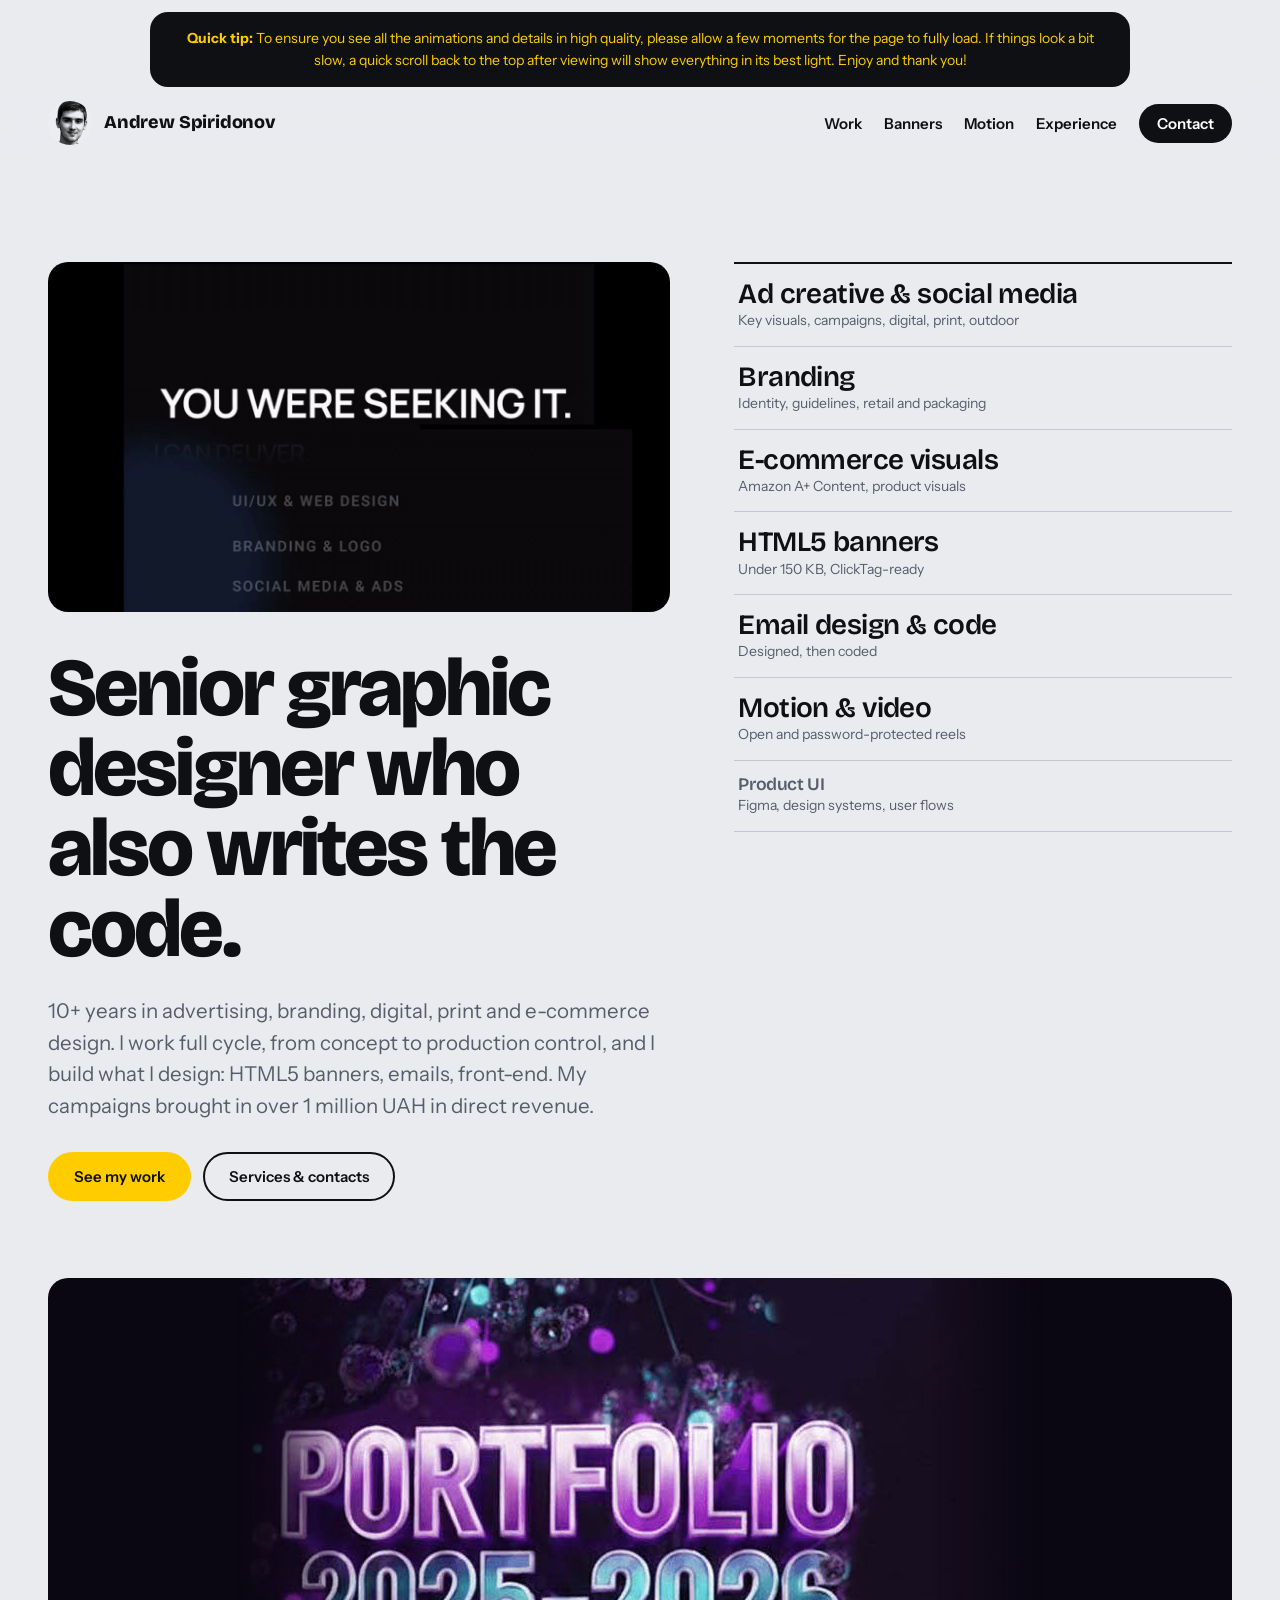
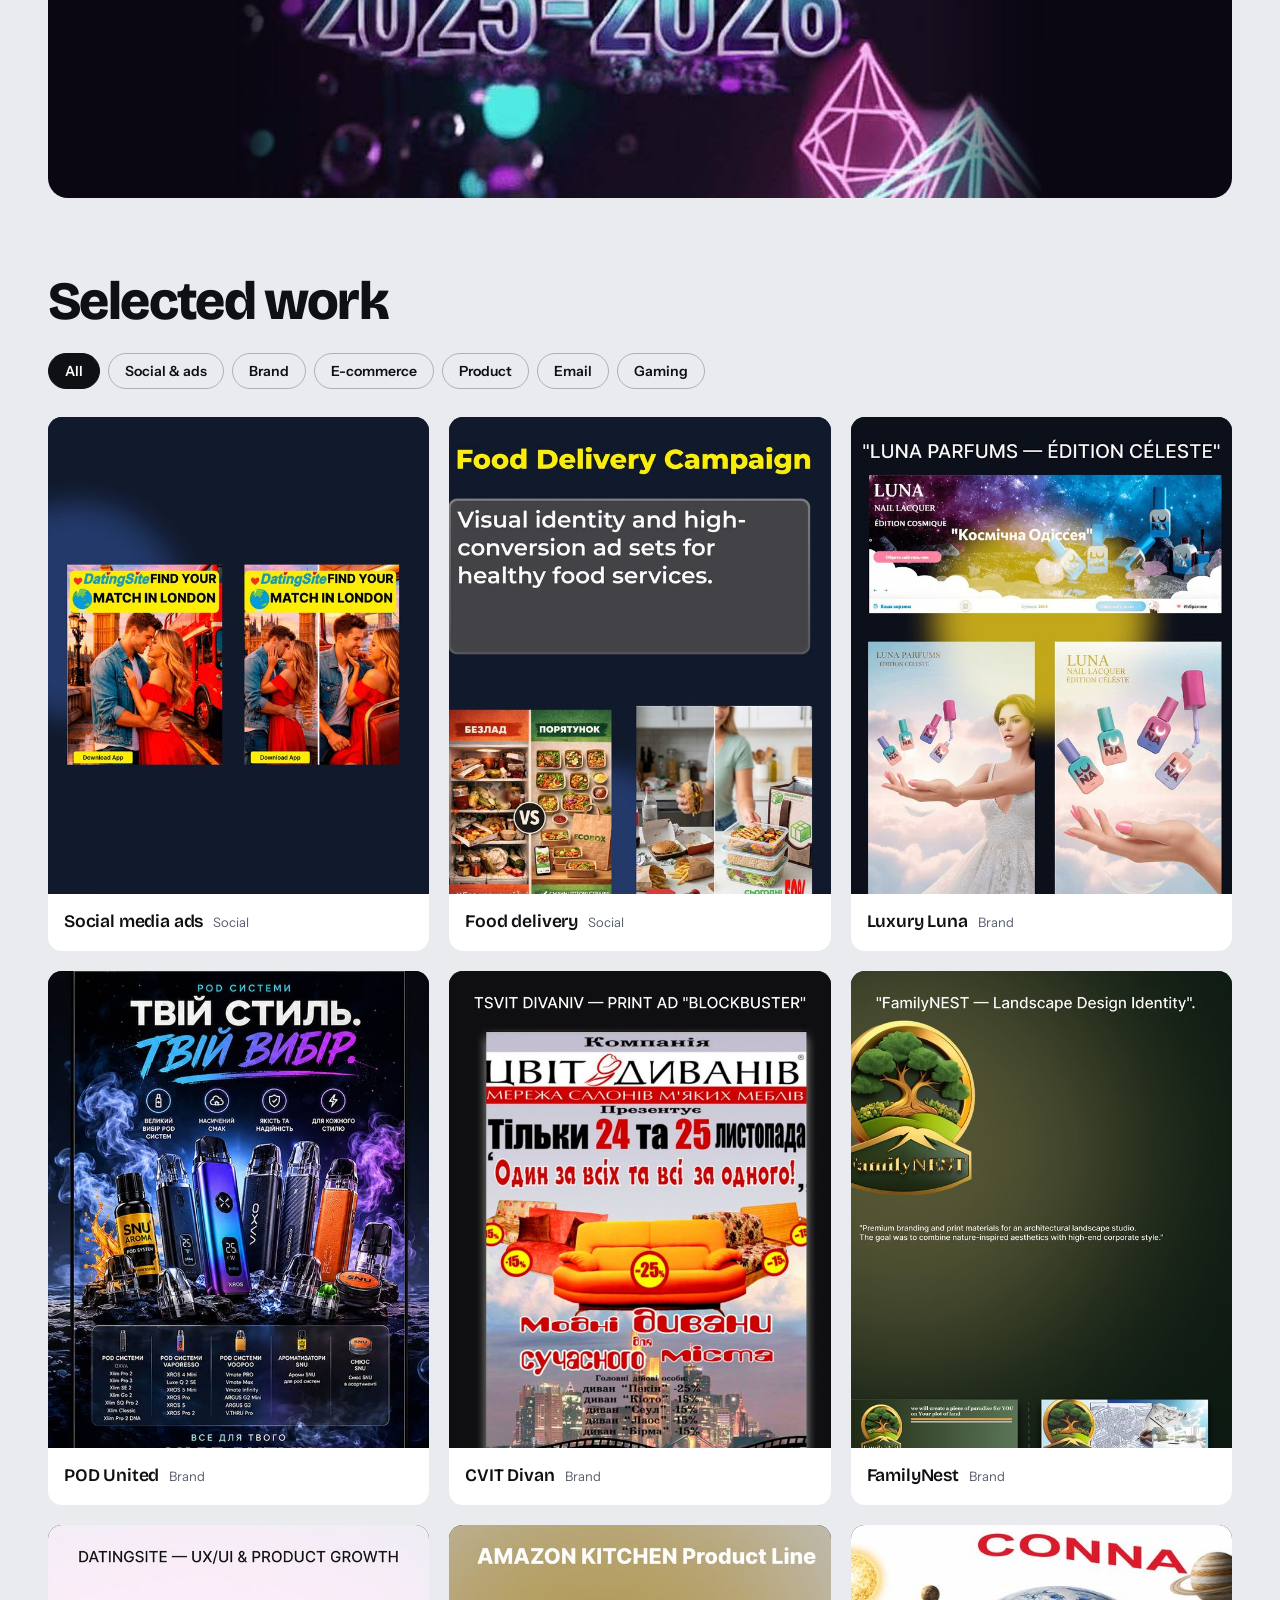
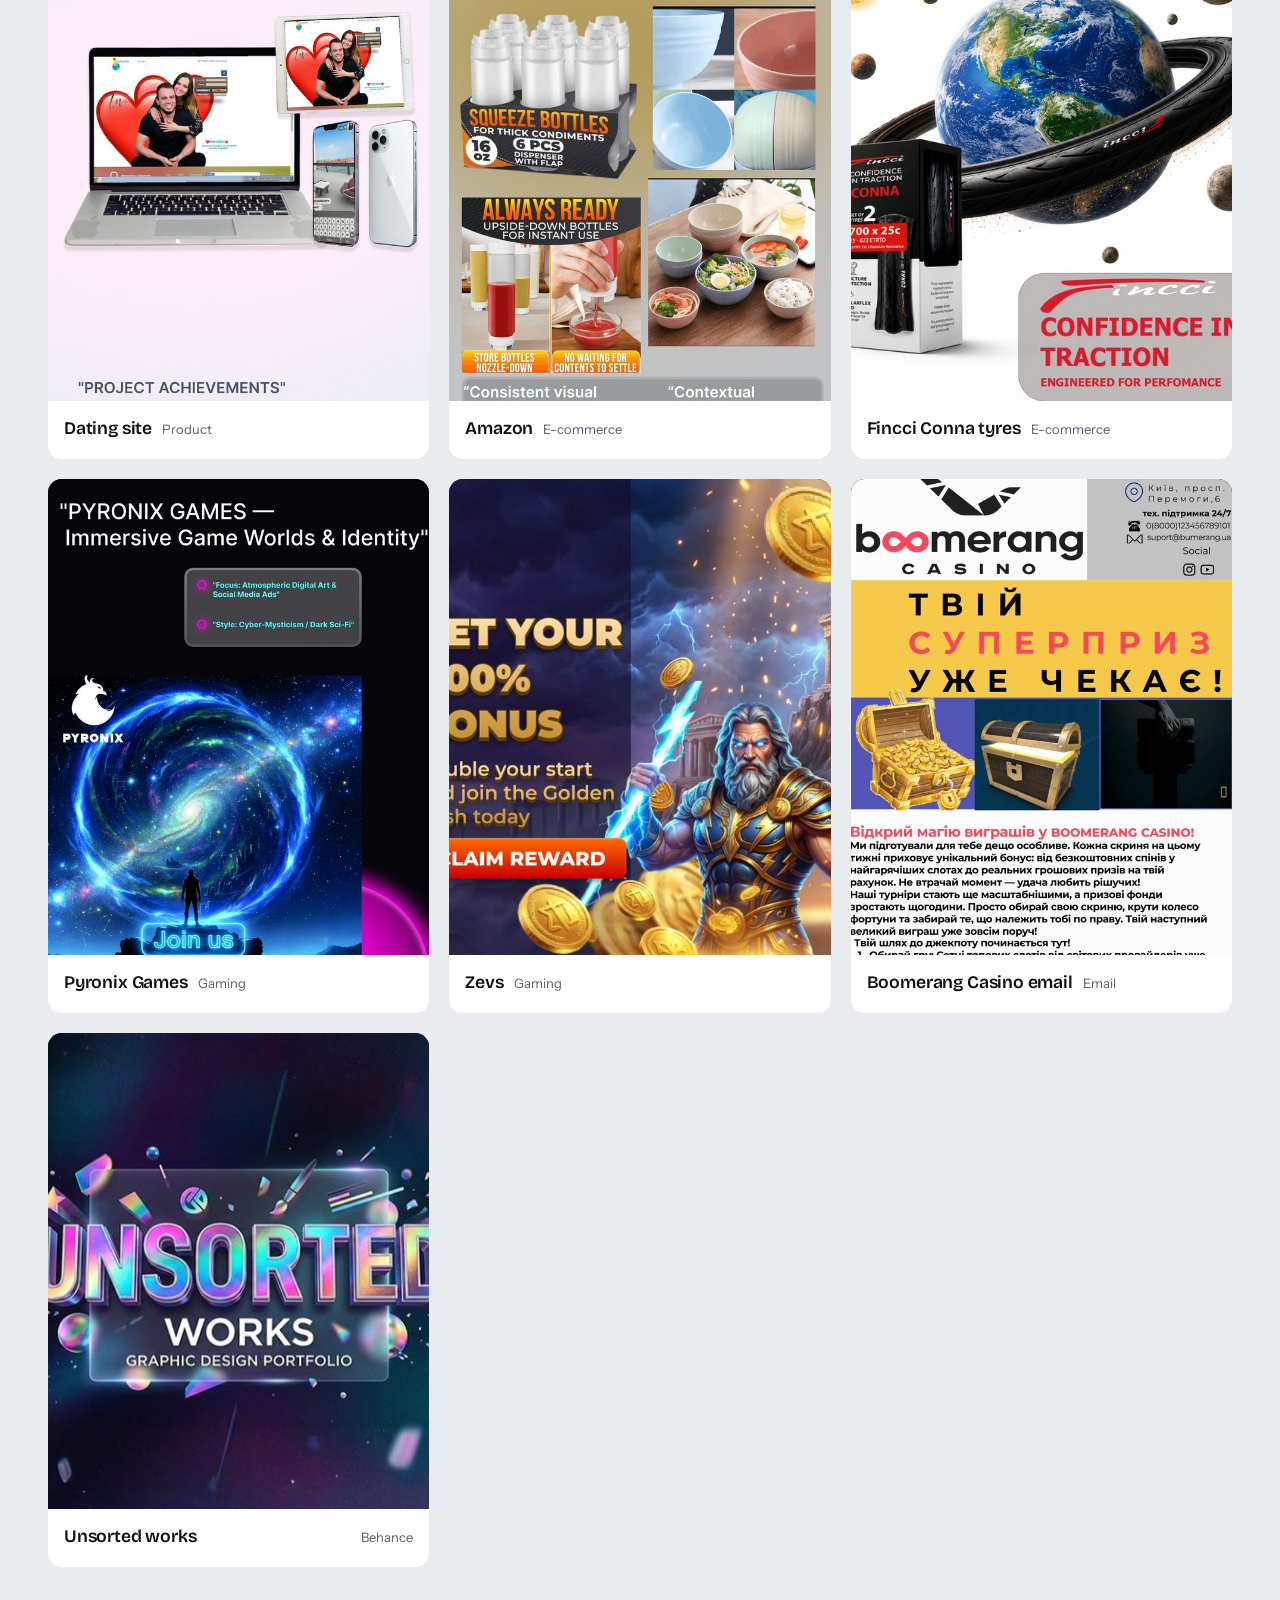
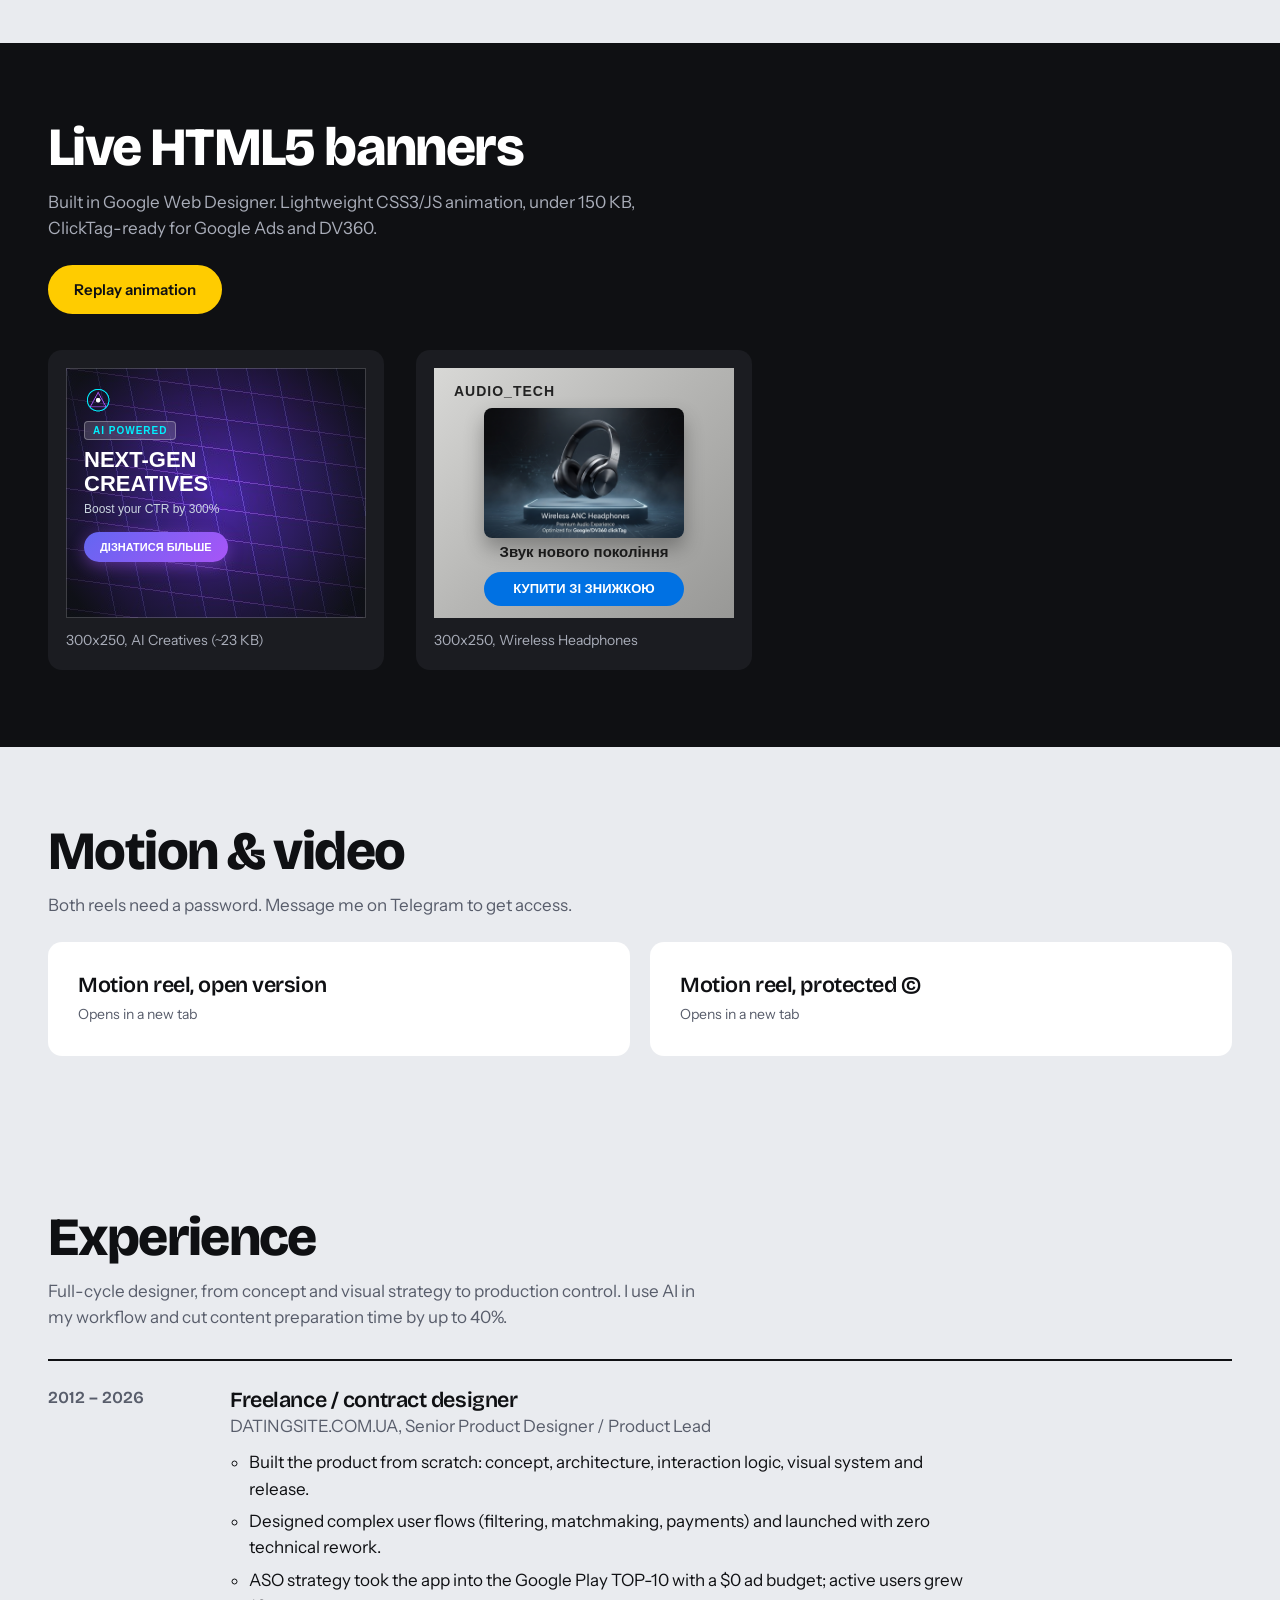
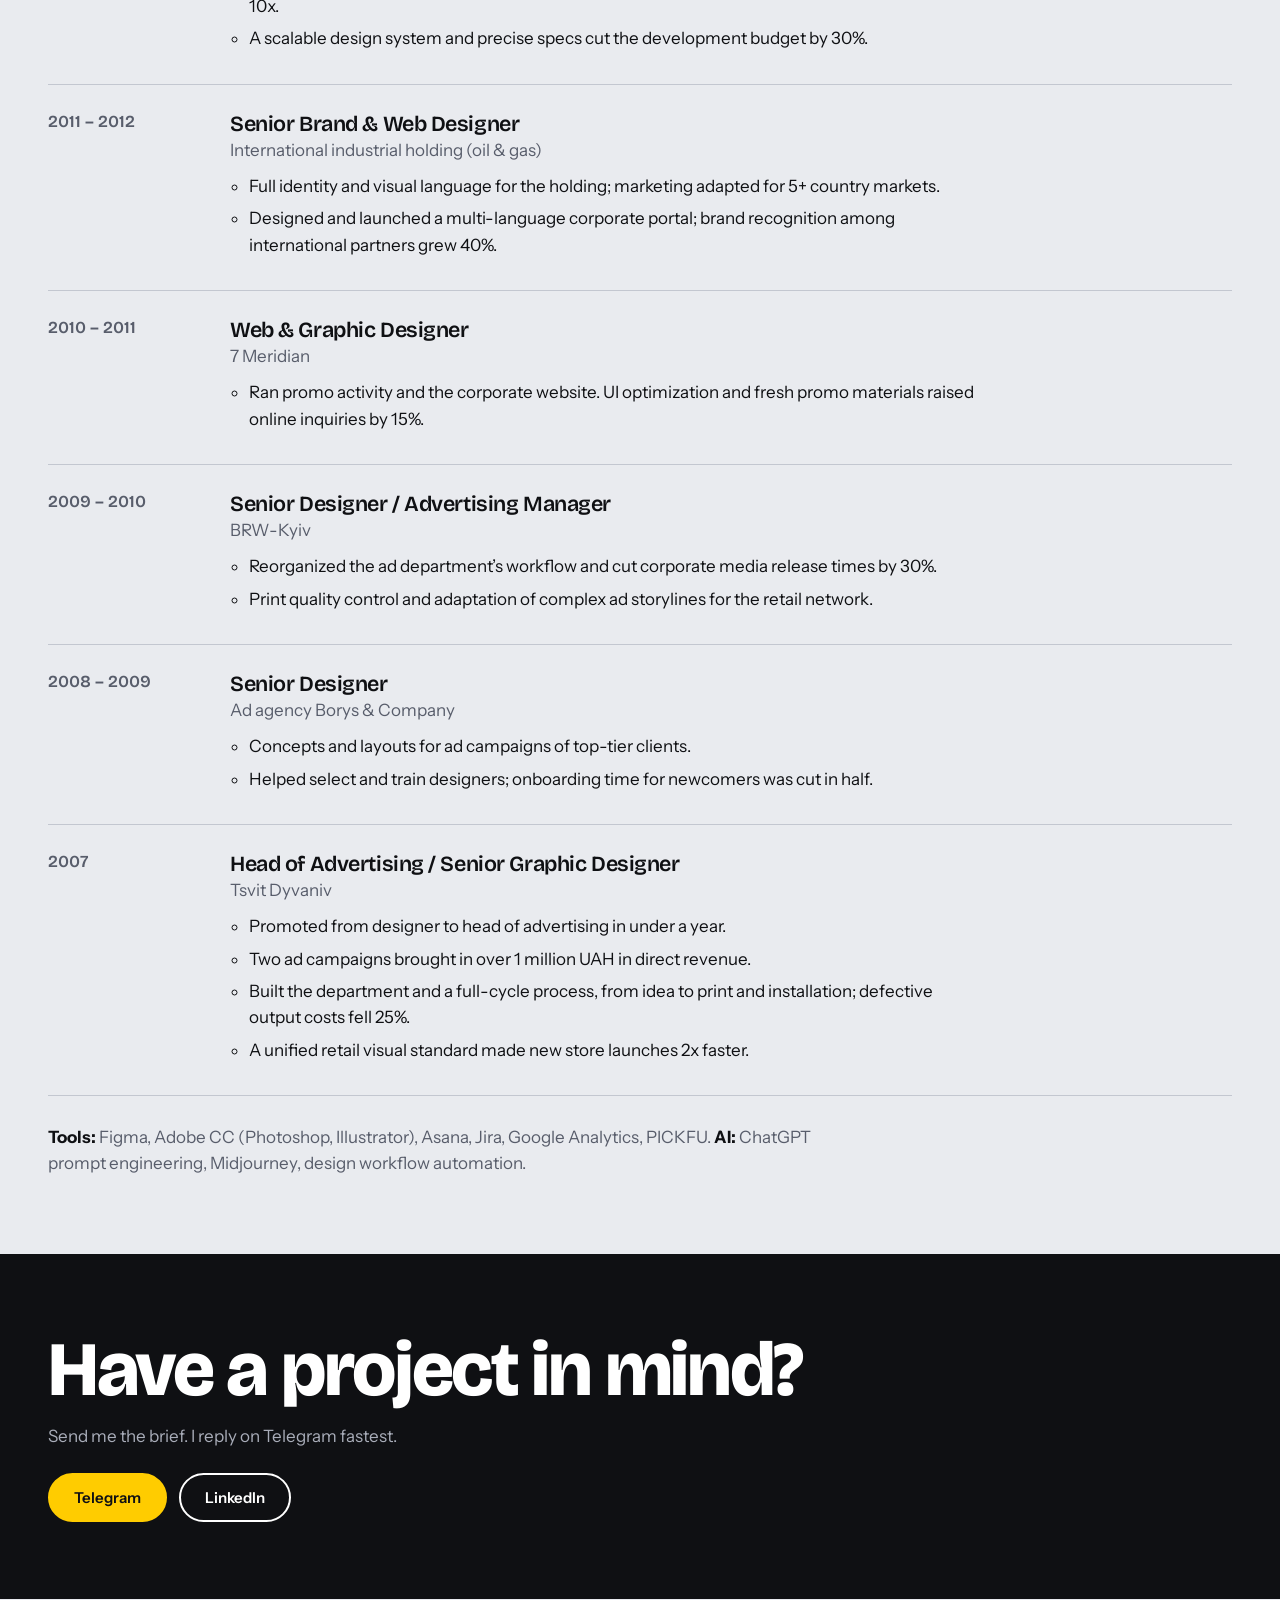
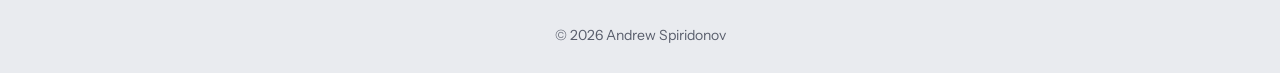
<file: index.html>
<!DOCTYPE html>
<html lang="en">
  <head>
    <meta charset="UTF-8" />
    <meta name="viewport" content="width=device-width, initial-scale=1.0" />
    <title>Andrew Spiridonov | Senior Graphic Designer</title>
    <meta
      name="description"
      content="Senior graphic designer with 10+ years of experience in brand, social, e-commerce and ad creative, plus HTML5 banners, email and front-end."
    />
    <link rel="icon" type="image/svg+xml" href="img/favicon.svg" />
    <link rel="preconnect" href="https://fonts.googleapis.com" />
    <link rel="preconnect" href="https://fonts.gstatic.com" crossorigin />
    <link
      href="https://fonts.googleapis.com/css2?family=Bricolage+Grotesque:opsz,wght@12..96,600;12..96,800&family=Instrument+Sans:wght@400;600&display=swap"
      rel="stylesheet"
    />
    <link rel="stylesheet" href="style.css" />
    <noscript
      ><style>
        #loading-screen {
          display: none;
        }
        body.loading {
          overflow: auto;
        }
      </style></noscript
    >
  </head>
  <body class="loading">
    <div id="loading-screen">
      <div class="loader-content">
        <span id="percent">0%</span>
        <div class="progress-bg"><div id="progress-bar"></div></div>
      </div>
    </div>

    <div class="static-tip">
      <b>Quick tip:</b> To ensure you see all the animations and details in high
      quality, please allow a few moments for the page to fully load. If things
      look a bit slow, a quick scroll back to the top after viewing will show
      everything in its best light. Enjoy and thank you!
    </div>

    <header class="top">
      <a class="brand" href="#top"
        ><img
          class="me"
          src="img/portrait.jpg"
          alt=""
          width="44"
          height="44"
        /><span>Andrew Spiridonov</span></a
      >
      <nav aria-label="Main">
        <a href="#work">Work</a>
        <a href="#banners">Banners</a>
        <a href="#motion">Motion</a>
        <a href="#experience">Experience</a>
      </nav>
      <a class="pill" href="#contact">Contact</a>
    </header>

    <main id="top">
      <section class="hero">
        <div class="hero-copy">
          <div class="intro">
            <video
              src="img/01_INTRO.mp4"
              poster="img/thumbs/INTRO.jpg"
              autoplay
              loop
              muted
              playsinline
              preload="auto"
              aria-label="You were seeking it. I can deliver: UI/UX and web design, branding and logo, social media and ads."
            ></video>
          </div>
          <h1>Senior graphic designer who also writes the code.</h1>
          <p class="lead">
            10+ years in advertising, branding, digital, print and e-commerce
            design. I work full cycle, from concept to production control, and I
            build what I design: HTML5 banners, emails, front-end. My campaigns
            brought in over 1 million UAH in direct revenue.
          </p>
          <div class="actions">
            <a class="btn" href="#work">See my work</a>
            <button
              class="btn ghost"
              type="button"
              data-title="Services &amp; contacts"
              data-imgs="img/00 COVER_FN.png|img/02_Services &amp; Contacts.png|img/09_1_FIN_CONTACTS.png"
            >
              Services &amp; contacts
            </button>
          </div>
        </div>
        <ul class="what">
          <li>
            <a href="#work" data-f="social"
              ><b>Ad creative &amp; social media</b
              ><span>Key visuals, campaigns, digital, print, outdoor</span></a
            >
          </li>
          <li>
            <a href="#work" data-f="brand"
              ><b>Branding</b
              ><span>Identity, guidelines, retail and packaging</span></a
            >
          </li>
          <li>
            <a href="#work" data-f="ecom"
              ><b>E-commerce visuals</b
              ><span>Amazon A+ Content, product visuals</span></a
            >
          </li>
          <li>
            <a href="#banners"
              ><b>HTML5 banners</b><span>Under 150 KB, ClickTag-ready</span></a
            >
          </li>
          <li>
            <a href="#work" data-f="email"
              ><b>Email design &amp; code</b
              ><span>Designed, then coded</span></a
            >
          </li>
          <li>
            <a href="#motion"
              ><b>Motion &amp; video</b
              ><span>Open and password-protected reels</span></a
            >
          </li>
          <li class="minor">
            <a href="#work" data-f="product"
              ><b>Product UI</b
              ><span>Figma, design systems, user flows</span></a
            >
          </li>
        </ul>
      </section>

      <section class="wrap cover-wrap" aria-label="Portfolio cover">
        <figure class="cover">
          <img
            src="img/00_COVER_web.jpg"
            alt="Portfolio 2025-2026"
            width="808"
            height="1689"
            decoding="async"
          />
        </figure>
      </section>

      <section id="work" class="wrap">
        <h2>Selected work</h2>
        <div class="filters" role="group" aria-label="Filter work">
          <button class="f on" data-f="all">All</button>
          <button class="f" data-f="social">Social &amp; ads</button>
          <button class="f" data-f="brand">Brand</button>
          <button class="f" data-f="ecom">E-commerce</button>
          <button class="f" data-f="product">Product</button>
          <button class="f" data-f="email">Email</button>
          <button class="f" data-f="gaming">Gaming</button>
        </div>
        <div class="grid">
          <button
            class="card"
            data-cat="social"
            data-title="Social media ads"
            data-imgs="img/03_0 socialHead.png|img/03_1 MERGED.png"
            data-video="img/03_2 Case_SocialMedia.mp4"
          >
            <img
              src="img/thumbs/03_1 MERGED.jpg"
              alt=""
              loading="lazy"
              decoding="async"
            /><span class="meta"><b>Social media ads</b><i>Social</i></span>
          </button>
          <button
            class="card"
            data-cat="social"
            data-title="Food delivery"
            data-imgs="img/03_1.5_Case_FOOD_DELIVERY.png"
          >
            <img
              src="img/thumbs/03_1.5_Case_FOOD_DELIVERY.jpg"
              alt=""
              loading="lazy"
              decoding="async"
            /><span class="meta"><b>Food delivery</b><i>Social</i></span>
          </button>
          <button
            class="card"
            data-cat="brand"
            data-title="Luxury Luna"
            data-imgs="img/04_Case_2_LUXERY_LUNA.png"
          >
            <img
              src="img/thumbs/04_Case_2_LUXERY_LUNA.jpg"
              alt=""
              loading="lazy"
              decoding="async"
            /><span class="meta"><b>Luxury Luna</b><i>Brand</i></span>
          </button>
          <button
            class="card"
            data-cat="brand"
            data-title="POD United"
            data-imgs="img/POD_UNITED.jpg"
          >
            <img
              src="img/thumbs/POD_UNITED.jpg"
              alt=""
              loading="lazy"
              decoding="async"
            /><span class="meta"><b>POD United</b><i>Brand</i></span>
          </button>
          <button
            class="card"
            data-cat="brand"
            data-title="CVIT Divan"
            data-imgs="img/05_Case_3_CVIT_DIVAN.png"
          >
            <img
              src="img/thumbs/05_Case_3_CVIT_DIVAN.jpg"
              alt=""
              loading="lazy"
              decoding="async"
            /><span class="meta"><b>CVIT Divan</b><i>Brand</i></span>
          </button>
          <button
            class="card"
            data-cat="brand"
            data-title="FamilyNest"
            data-imgs="img/06_Case4_FAMILYNEST.png"
          >
            <img
              src="img/thumbs/06_Case4_FAMILYNEST.jpg"
              alt=""
              loading="lazy"
              decoding="async"
            /><span class="meta"><b>FamilyNest</b><i>Brand</i></span>
          </button>
          <button
            class="card"
            data-cat="product"
            data-title="Dating site"
            data-imgs="img/07_0 DATING_SITE.png"
          >
            <img
              src="img/thumbs/07_0 DATING_SITE.jpg"
              alt=""
              loading="lazy"
              decoding="async"
            /><span class="meta"><b>Dating site</b><i>Product</i></span>
          </button>
          <button
            class="card"
            data-cat="ecom"
            data-title="Amazon"
            data-imgs="img/07_5Case_AMAZON.png|img/07_6Case_AMAZON_HOUCE_CONFORT.png"
          >
            <img
              src="img/thumbs/07_5Case_AMAZON.jpg"
              alt=""
              loading="lazy"
              decoding="async"
            /><span class="meta"><b>Amazon</b><i>E-commerce</i></span>
          </button>
          <button
            class="card"
            data-cat="ecom"
            data-title="Fincci Conna tyres"
            data-gap
            data-imgs="img/TIER2HERO_IMG.png|img/TIRE1HERO_IMG.png"
          >
            <img
              src="img/thumbs/TIER2HERO_IMG.jpg"
              alt=""
              loading="lazy"
              decoding="async"
            /><span class="meta"
              ><b>Fincci Conna tyres</b><i>E-commerce</i></span
            >
          </button>
          <button
            class="card"
            data-cat="gaming"
            data-title="Pyronix Games"
            data-imgs="img/08_Case_6_PyronixGames.png|img/08_5_FRAME_COVERS.png"
          >
            <img
              src="img/thumbs/08_Case_6_PyronixGames.jpg"
              alt=""
              loading="lazy"
              decoding="async"
            /><span class="meta"><b>Pyronix Games</b><i>Gaming</i></span>
          </button>
          <button
            class="card"
            data-cat="gaming"
            data-title="Zevs"
            data-imgs="img/009_1_ZEVS.png"
          >
            <img
              src="img/thumbs/009_1_ZEVS.jpg"
              alt=""
              loading="lazy"
              decoding="async"
            /><span class="meta"><b>Zevs</b><i>Gaming</i></span>
          </button>
          <button
            class="card"
            data-cat="email gaming"
            data-title="Boomerang Casino email"
            data-extra="boomerang-text"
            data-video="img/BOOMERANGFIN.mp4"
          >
            <img
              src="img/thumbs/BOOMERANGFIN.jpg"
              alt=""
              loading="lazy"
              decoding="async"
            /><span class="meta"
              ><b>Boomerang Casino email</b><i>Email</i></span
            >
          </button>
          <a
            class="card"
            data-cat="brand"
            href="https://www.behance.net/gallery/220980603/UNSORTED-WORKS"
            target="_blank"
            rel="noopener"
          >
            <img
              src="img/thumbs/000   UNSORTED_WRKS.jpg"
              alt=""
              loading="lazy"
              decoding="async"
            /><span class="meta"><b>Unsorted works</b><i>Behance</i></span></a
          >
        </div>
      </section>

      <section id="banners" class="band">
        <div class="wrap">
          <h2>Live HTML5 banners</h2>
          <p class="sub">
            Built in Google Web Designer. Lightweight CSS3/JS animation, under
            150 KB, ClickTag-ready for Google Ads and DV360.
          </p>
          <button class="btn" type="button" onclick="restartBanners()">
            Replay animation
          </button>
          <div class="banners">
            <figure>
              <iframe
                id="banner1"
                title="HTML5 banner: AI Creatives"
                src="HTML-BANNERS/banner_300x250/index.html"
                width="300"
                height="250"
                scrolling="no"
                loading="lazy"
              ></iframe>
              <figcaption>300x250, AI Creatives (~23 KB)</figcaption>
            </figure>
            <figure>
              <iframe
                id="banner2"
                title="HTML5 banner: Wireless Headphones"
                src="HTML-BANNERS/wireless headphones/index.html"
                width="300"
                height="250"
                scrolling="no"
                loading="lazy"
              ></iframe>
              <figcaption>300x250, Wireless Headphones</figcaption>
            </figure>
          </div>
        </div>
      </section>

      <section id="motion" class="wrap">
        <h2>Motion &amp; video</h2>
        <p class="sub">
          Both reels need a password. Message me on Telegram to get access.
        </p>
        <div class="reels">
          <a
            href="free_video.html"
            target="_blank"
            rel="noopener"
            title="NEED PASSWORD"
            ><b>Motion reel, open version</b><span>Opens in a new tab</span></a
          >
          <a
            href="topSecret.html"
            target="_blank"
            rel="noopener"
            title="NEED PASSWORD"
            ><b>Motion reel, protected &copy;</b
            ><span>Opens in a new tab</span></a
          >
        </div>
      </section>

      <section id="experience" class="wrap">
        <h2>Experience</h2>
        <p class="sub">
          Full-cycle designer, from concept and visual strategy to production
          control. I use AI in my workflow and cut content preparation time by
          up to 40%.
        </p>
        <ol class="jobs">
          <li>
            <time>2012 – 2026</time>
            <div>
              <h3>Freelance / contract designer</h3>
              <p class="co">
                DATINGSITE.COM.UA, Senior Product Designer / Product Lead
              </p>
              <ul>
                <li>
                  Built the product from scratch: concept, architecture,
                  interaction logic, visual system and release.
                </li>
                <li>
                  Designed complex user flows (filtering, matchmaking, payments)
                  and launched with zero technical rework.
                </li>
                <li>
                  ASO strategy took the app into the Google Play TOP-10 with a
                  $0 ad budget; active users grew 10x.
                </li>
                <li>
                  A scalable design system and precise specs cut the development
                  budget by 30%.
                </li>
              </ul>
            </div>
          </li>
          <li>
            <time>2011 – 2012</time>
            <div>
              <h3>Senior Brand &amp; Web Designer</h3>
              <p class="co">International industrial holding (oil &amp; gas)</p>
              <ul>
                <li>
                  Full identity and visual language for the holding; marketing
                  adapted for 5+ country markets.
                </li>
                <li>
                  Designed and launched a multi-language corporate portal; brand
                  recognition among international partners grew 40%.
                </li>
              </ul>
            </div>
          </li>
          <li>
            <time>2010 – 2011</time>
            <div>
              <h3>Web &amp; Graphic Designer</h3>
              <p class="co">7 Meridian</p>
              <ul>
                <li>
                  Ran promo activity and the corporate website. UI optimization
                  and fresh promo materials raised online inquiries by 15%.
                </li>
              </ul>
            </div>
          </li>
          <li>
            <time>2009 – 2010</time>
            <div>
              <h3>Senior Designer / Advertising Manager</h3>
              <p class="co">BRW-Kyiv</p>
              <ul>
                <li>
                  Reorganized the ad department’s workflow and cut corporate
                  media release times by 30%.
                </li>
                <li>
                  Print quality control and adaptation of complex ad storylines
                  for the retail network.
                </li>
              </ul>
            </div>
          </li>
          <li>
            <time>2008 – 2009</time>
            <div>
              <h3>Senior Designer</h3>
              <p class="co">Ad agency Borys &amp; Company</p>
              <ul>
                <li>
                  Concepts and layouts for ad campaigns of top-tier clients.
                </li>
                <li>
                  Helped select and train designers; onboarding time for
                  newcomers was cut in half.
                </li>
              </ul>
            </div>
          </li>
          <li>
            <time>2007</time>
            <div>
              <h3>Head of Advertising / Senior Graphic Designer</h3>
              <p class="co">Tsvit Dyvaniv</p>
              <ul>
                <li>
                  Promoted from designer to head of advertising in under a year.
                </li>
                <li>
                  Two ad campaigns brought in over 1 million UAH in direct
                  revenue.
                </li>
                <li>
                  Built the department and a full-cycle process, from idea to
                  print and installation; defective output costs fell 25%.
                </li>
                <li>
                  A unified retail visual standard made new store launches 2x
                  faster.
                </li>
              </ul>
            </div>
          </li>
        </ol>
        <p class="tools">
          <b>Tools:</b> Figma, Adobe CC (Photoshop, Illustrator), Asana, Jira,
          Google Analytics, PICKFU. <b>AI:</b> ChatGPT prompt engineering,
          Midjourney, design workflow automation.
        </p>
      </section>

      <section id="contact" class="band contact">
        <div class="wrap">
          <h2>Have a project in mind?</h2>
          <p class="sub">Send me the brief. I reply on Telegram fastest.</p>
          <div class="actions">
            <a
              class="btn"
              href="https://t.me/spirik_a"
              target="_blank"
              rel="noopener"
              >Telegram</a
            >
            <a
              class="btn ghost"
              href="https://www.linkedin.com/in/andrew-spiridonov"
              target="_blank"
              rel="noopener"
              >LinkedIn</a
            >
          </div>
        </div>
      </section>
    </main>
    <footer>&copy; 2026 Andrew Spiridonov</footer>

    <template id="boomerang-text">
      <div class="note">
        <p><b>КЕЙС: АДАПТИВНИЙ EMAIL-МАКЕТ ДЛЯ BOOMERANG CASINO</b></p>
        <p>
          Це приклад дизайну та верстки повної рекламної емейл-розсилки. Ви
          можете переглянути інтерактивну версію у Figma:
          <a
            href="https://www.figma.com/proto/Xx6iP4fDgWOOg9SPpCaxyQ/%D0%B2%D0%B0%D1%80%D1%96%D0%B0%D0%BD%D1%82-%D0%BF%D0%BE%D1%88%D1%82%D0%BE%D0%B2%D0%BE%D1%97-%D1%80%D0%BE%D0%B7%D1%81%D0%B8%D0%BB%D0%BA%D0%B8?node-id=0-1&p=f&t=6TUykLDZSAIkF8LS-0&scaling=min-zoom&content-scaling=fixed&page-id=0%3A1&starting-point-node-id=1%3A3"
            target="_blank"
            rel="noopener"
            >Prototype Link</a
          >.
        </p>
        <p>
          <b>Примітка:</b> через нестабільність мережі підготовлено
          відеодемонстрацію скролінгу довгого листа. Дякую за увагу до деталей.
        </p>
      </div>
    </template>

    <div
      id="viewer"
      role="dialog"
      aria-modal="true"
      aria-labelledby="v-title"
      hidden
    >
      <div class="v-bar">
        <h3 id="v-title"></h3>
        <button id="v-close" type="button" aria-label="Close">Close</button>
      </div>
      <div id="v-body"></div>
    </div>

    <button id="back-to-top" aria-label="Back to top">&uarr;</button>
    <script>
      function restartBanners() {
        ["banner1", "banner2"].forEach(function (id) {
          var b = document.getElementById(id);
          if (b) b.src = b.src;
        });
      }
    </script>
    <script src="script.js"></script>
  </body>
</html>
</file>
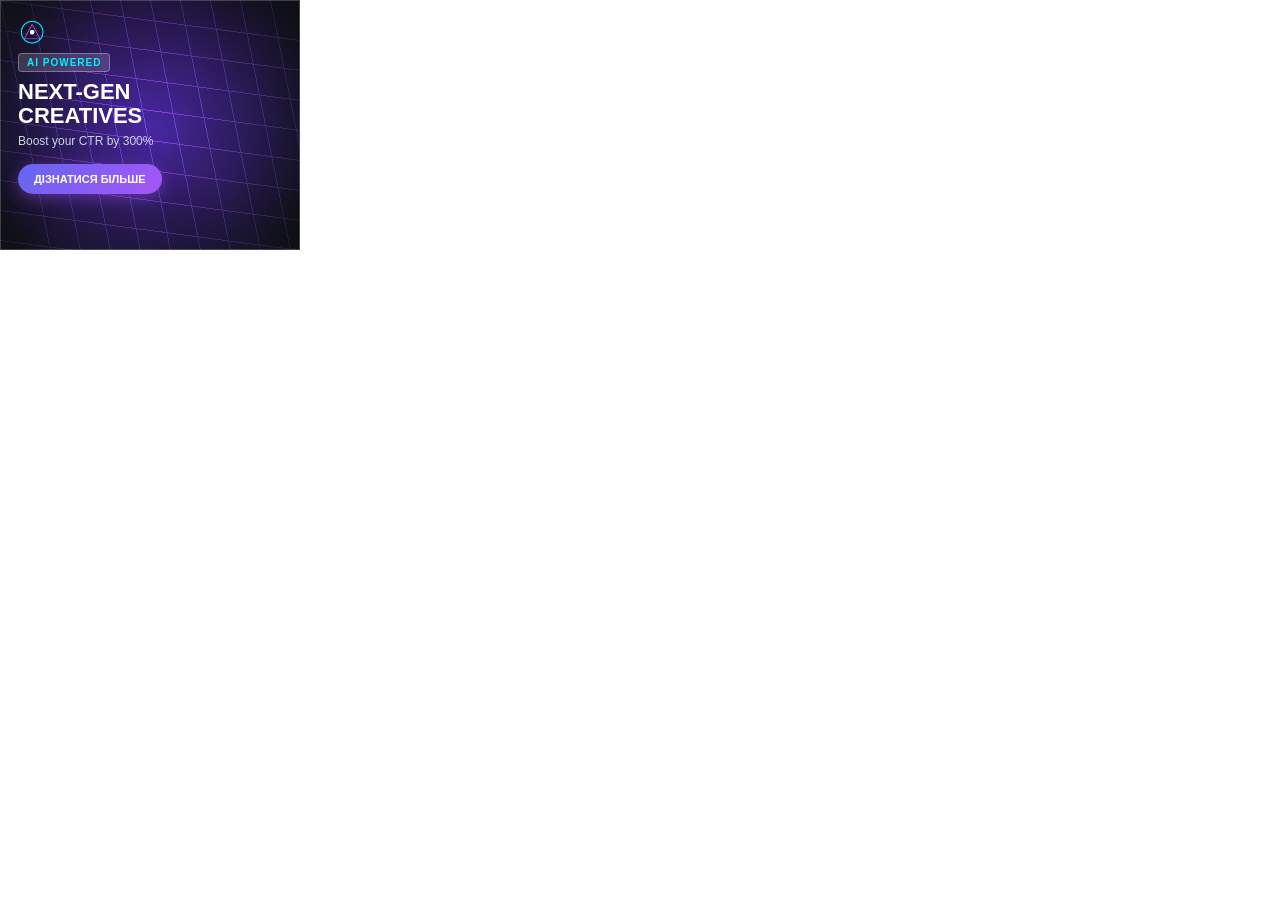
<file: HTML-BANNERS/banner_300x250/index.html>
<!DOCTYPE html>
<html lang="uk">
<head>
    <meta charset="UTF-8">
    <meta name="viewport" content="width=device-width, initial-scale=1.0">
    <meta name="ad.size" content="width=300,height=250">
    <title>HTML5 AI Banner 300x250</title>
    
    <!-- Google Ads / DV360 ClickTag -->
    <script type="text/javascript">
        var clickTag = "https://spirik-a.github.io/SPIRIDONOV_PORTFOLIO26/";
    </script>

    <style>
        * {
            box-sizing: border-box;
            margin: 0;
            padding: 0;
            user-select: none;
        }

        #banner {
            width: 300px;
            height: 250px;
            position: relative;
            overflow: hidden;
            background-color: #0d0f12;
            font-family: 'Segoe UI', Roboto, sans-serif;
            cursor: pointer;
        }

        /* AI Background Layer */
        .bg-layer {
            position: absolute;
            width: 100%;
            height: 100%;
            background: radial-gradient(circle, rgba(120,40,250,0.4) 0%, rgba(13,15,18,0.85) 90%),
                        url('assets/bg_ai.jpg') center/cover no-repeat;
            animation: zoomBg 8s infinite alternate ease-in-out;
        }

        /* Content Layout */
        .content {
            position: relative;
            z-index: 2;
            padding: 18px;
            color: #ffffff;
        }

        /* Logo Style */
        .logo {
            width: 28px;
            height: 28px;
            display: block;
            margin-bottom: 6px;
        }

        .badge {
            display: inline-block;
            padding: 3px 8px;
            background: rgba(255, 255, 255, 0.15);
            backdrop-filter: blur(5px);
            border: 1px solid rgba(255, 255, 255, 0.3);
            border-radius: 4px;
            font-size: 10px;
            font-weight: 700;
            letter-spacing: 1px;
            color: #00f0ff;
            margin-bottom: 8px;
        }

        .title {
            font-size: 22px;
            line-height: 1.1;
            font-weight: 900;
            text-transform: uppercase;
            color: #ffffff;
            margin-bottom: 6px;
        }

        .subtitle {
            font-size: 12px;
            color: #cbd5e1;
            margin-bottom: 16px;
        }

        /* CTA Button */
        .cta-btn {
            display: inline-block;
            padding: 9px 16px;
            background: linear-gradient(135deg, #6366f1, #a855f7);
            color: #fff;
            font-size: 11px;
            font-weight: 700;
            border-radius: 20px;
            box-shadow: 0 4px 15px rgba(168, 85, 247, 0.4);
        }

        .border {
            position: absolute;
            top: 0; left: 0; right: 0; bottom: 0;
            border: 1px solid rgba(255, 255, 255, 0.2);
            pointer-events: none;
            z-index: 10;
        }

        /* Keyframe Animations */
        @keyframes zoomBg {
            0% { transform: scale(1); }
            100% { transform: scale(1.08); }
        }

        .slide-up {
            animation: slideUp 0.6s cubic-bezier(0.16, 1, 0.3, 1) forwards;
        }

        .fade-in {
            animation: fadeIn 0.8s ease forwards;
        }

        .fade-in-delay {
            animation: fadeIn 1s ease 0.3s forwards;
            opacity: 0;
        }

        .pulse {
            animation: pulse 2s infinite ease-in-out;
        }

        @keyframes slideUp {
            from { transform: translateY(20px); opacity: 0; }
            to { transform: translateY(0); opacity: 1; }
        }

        @keyframes fadeIn {
            from { opacity: 0; }
            to { opacity: 1; }
        }

        @keyframes pulse {
            0%, 100% { transform: scale(1); }
            50% { transform: scale(1.04); }
        }
    </style>
</head>
<body>
    <div id="banner">
        <!-- Background -->
        <div class="bg-layer"></div>
        
        <!-- Content -->
        <div class="content">
            <img src="assets/logo.png" alt="Logo" class="logo fade-in">
            <div class="badge fade-in">AI POWERED</div>
            <h1 class="title slide-up">NEXT-GEN<br>CREATIVES</h1>
            <p class="subtitle fade-in-delay">Boost your CTR by 300%</p>
            <div class="cta-btn pulse">ДІЗНАТИСЯ БІЛЬШЕ</div>
        </div>

        <!-- Border -->
        <div class="border"></div>
    </div>

    <!-- JS Logic -->
    <script src="script.js"></script>
</body>
</html>
</file>
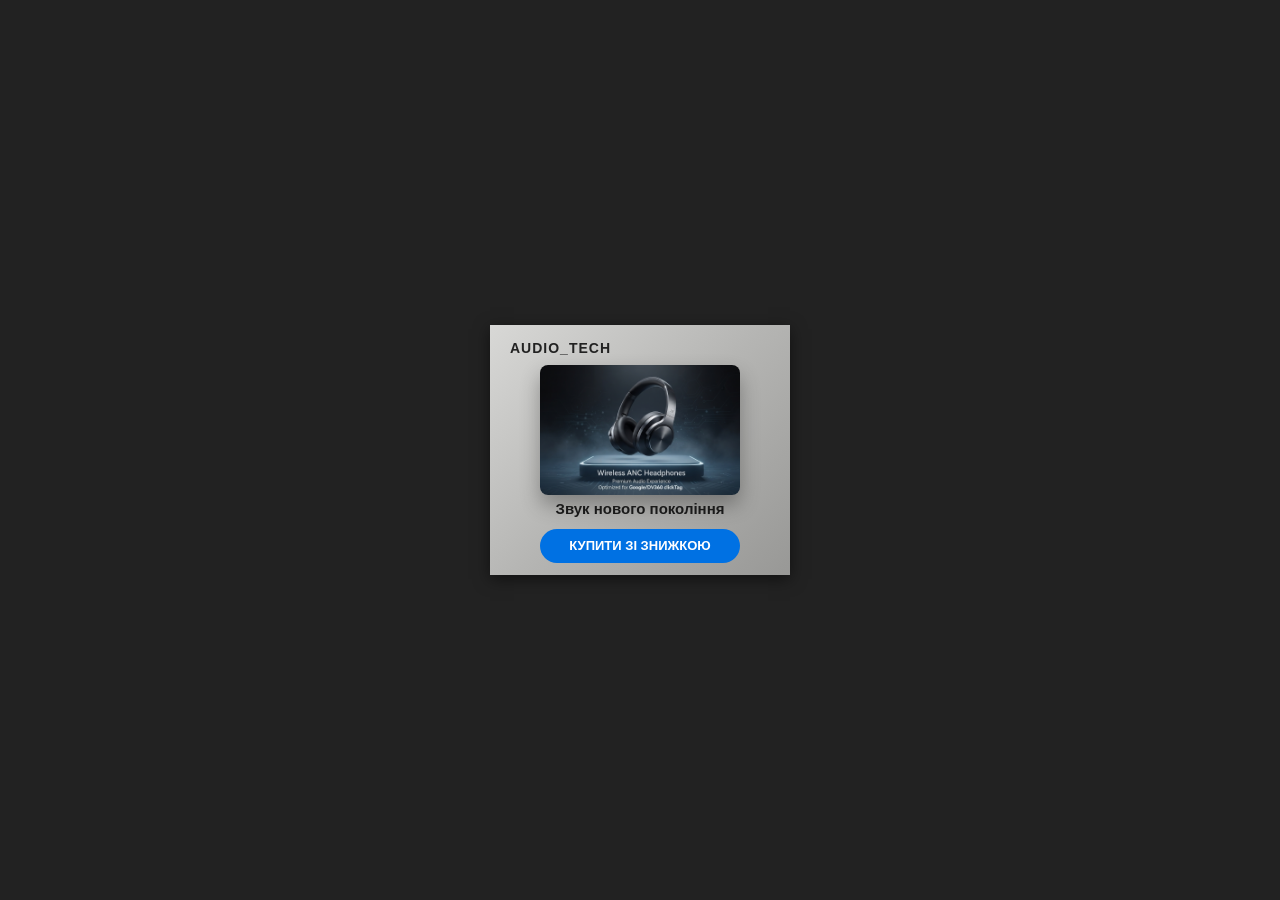
<file: HTML-BANNERS/wireless headphones/index.html>
<!DOCTYPE html>
<html lang="uk">
  <head>
    <meta charset="UTF-8" />
    <meta name="viewport" content="width=device-width, initial-scale=1.0" />
    <title>HTML5 Banner 300x250 - Space Gray</title>
    <style>
      * {
        box-sizing: border-box;
        margin: 0;
        padding: 0;
      }
      body {
        display: flex;
        justify-content: center;
        align-items: center;
        height: 100vh;
        background: #222;
      }
      .banner {
        position: relative;
        width: 300px;
        height: 250px;
        /* Преміальний сірий металік у стилі Space Gray */
        background: linear-gradient(135deg, #d8d8d6, #b5b5b3, #989896);
        overflow: hidden;
        font-family: "Segoe UI", Arial, sans-serif;
        cursor: pointer;
        box-shadow: 0 4px 15px rgba(0, 0, 0, 0.5);
      }

      .logo {
        position: absolute;
        top: 15px;
        left: 20px;
        color: #222222; /* Темний колір для контрасту на світлому фоні */
        font-weight: 700;
        font-size: 14px;
        letter-spacing: 1px;
        z-index: 3;
        opacity: 0;
        animation: fadeInDown 0.6s 0.2s forwards;
      }

      .product-img {
        position: absolute;
        top: 40px;
        left: 50px;
        width: 200px;
        height: 130px;
        object-fit: cover;
        border-radius: 8px;
        box-shadow: 0 10px 20px rgba(0, 0, 0, 0.3);
        opacity: 0;
        transform: scale(0.8);
        animation: zoomInProduct 0.8s 0.4s forwards;
        z-index: 1;
      }

      .title {
        position: absolute;
        top: 175px;
        left: 0;
        width: 100%;
        text-align: center;
        color: #1a1a1a; /* Темний текст замість білого */
        font-size: 15px;
        font-weight: 700;
        z-index: 3;
        opacity: 0;
        animation: fadeIn 0.6s 1s forwards;
      }

      .cta-btn {
        position: absolute;
        bottom: 12px;
        left: 50px;
        width: 200px;
        height: 34px;
        background: #0071e3; /* Бріджовий Apple-синій для кнопки */
        color: #ffffff;
        text-align: center;
        line-height: 34px;
        font-weight: bold;
        font-size: 13px;
        border-radius: 17px;
        z-index: 3;
        opacity: 0;
        transform: translateY(20px);
        animation: slideUpBtn 0.6s 1.5s forwards, pulse 2s 2.2s infinite;
      }

      @keyframes fadeInDown {
        to {
          opacity: 1;
          transform: translateY(0);
        }
      }
      @keyframes zoomInProduct {
        to {
          opacity: 1;
          transform: scale(1);
        }
      }
      @keyframes fadeIn {
        to {
          opacity: 1;
        }
      }
      @keyframes slideUpBtn {
        to {
          opacity: 1;
          transform: translateY(0);
        }
      }
      @keyframes pulse {
        0% {
          transform: scale(1);
        }
        50% {
          transform: scale(1.04);
        }
        100% {
          transform: scale(1);
        }
      }
    </style>

    <script>
      var clickTag = "https://spirik-a.github.io/SPIRIDONOV_PORTFOLIO26/";
    </script>
  </head>
  <body>
    <div class="banner" id="banner-exit">
      <div class="logo">AUDIO_TECH</div>
      <img src="headphone.jpg" alt="Wireless Headphones" class="product-img" />
      <div class="title">Звук нового покоління</div>
      <div class="cta-btn">КУПИТИ ЗІ ЗНИЖКОЮ</div>
    </div>

    <script>
      document
        .getElementById("banner-exit")
        .addEventListener("click", function () {
          window.open(window.clickTag, "_blank");
        });
    </script>
  </body>
</html>
</file>
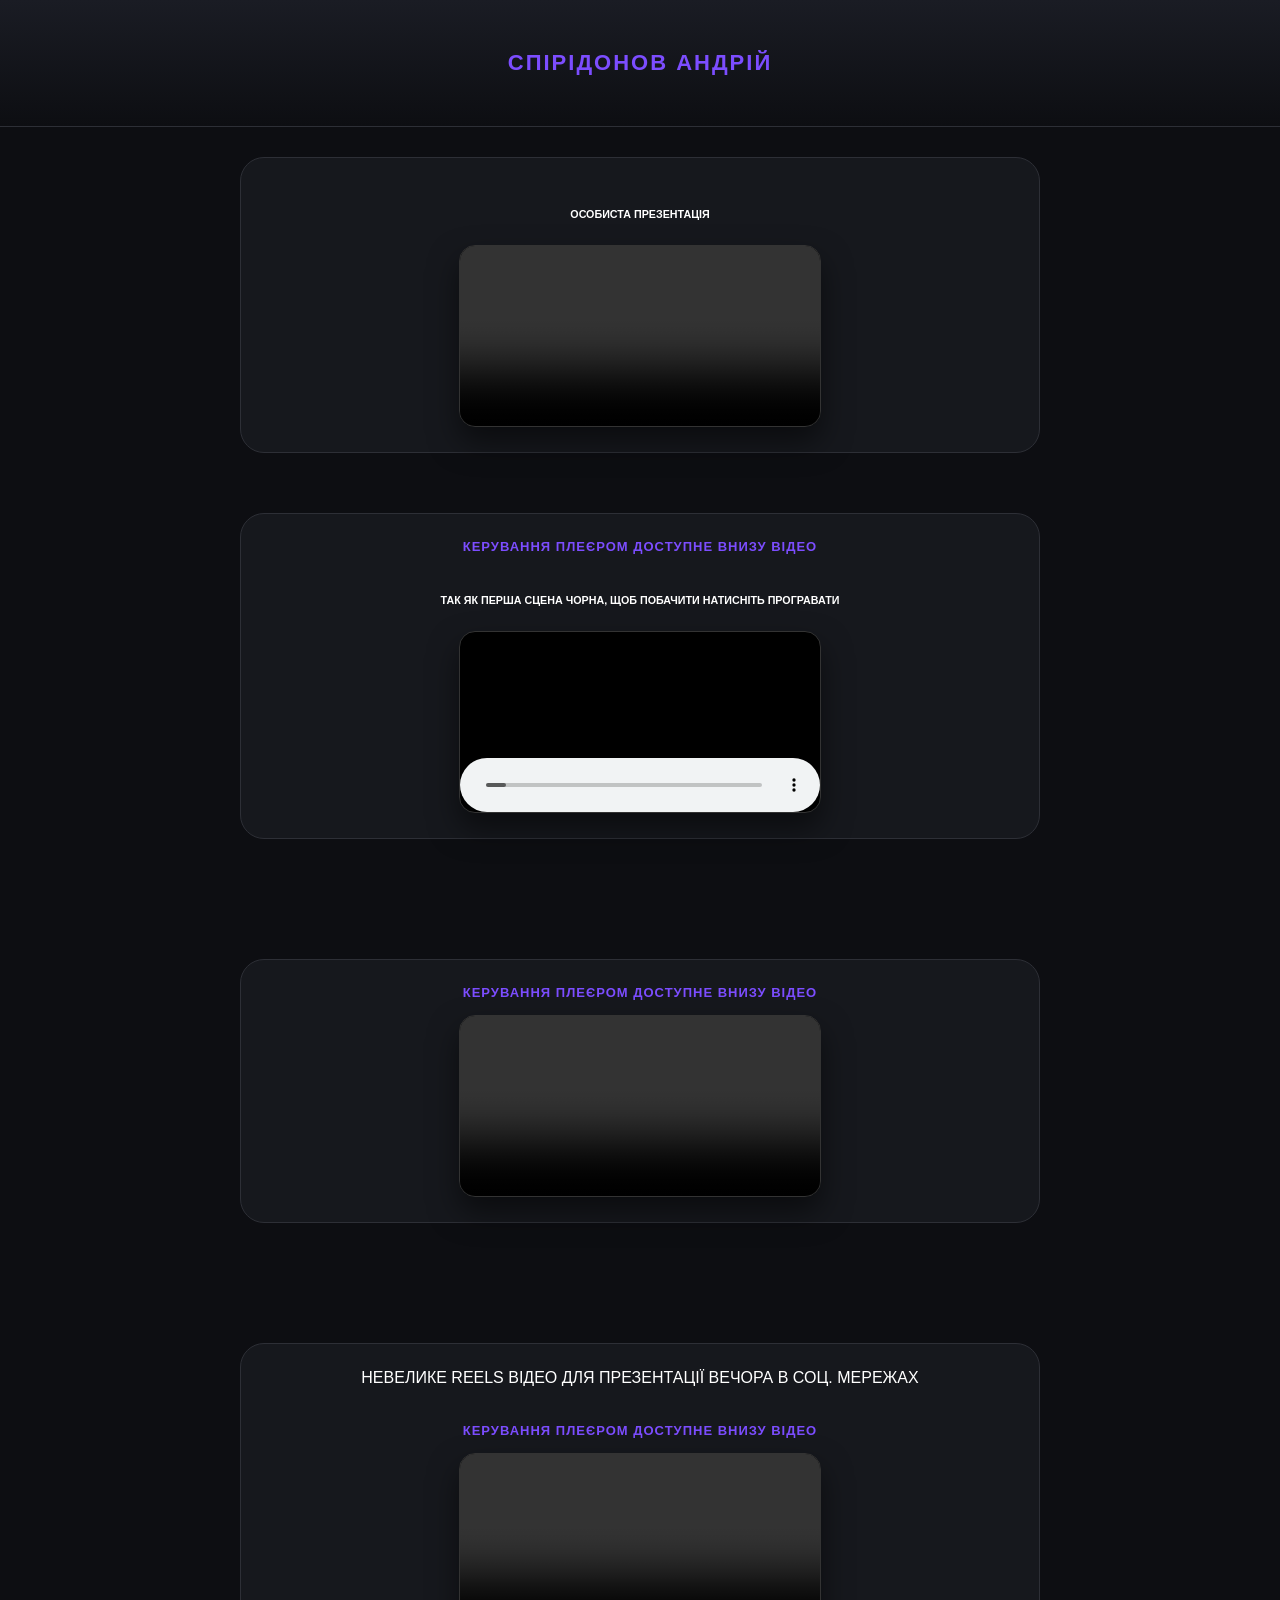
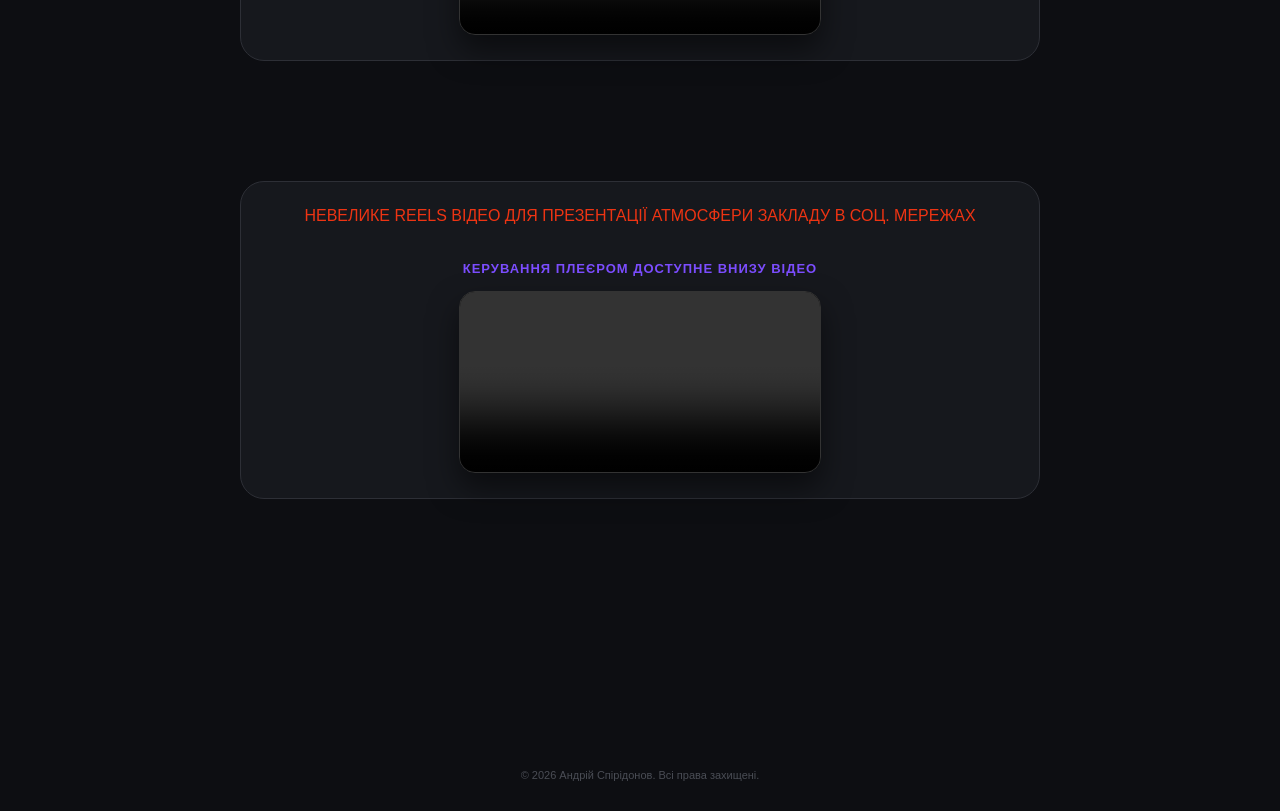
<file: free_video.html>
<!DOCTYPE html>
<html lang="uk">
  <head>
    <meta charset="UTF-8" />
    <meta name="viewport" content="width=device-width, initial-scale=1.0" />
    <title>СПІРІДОНОВ АНДРІЙ</title>
    <style>
      body {
        background-color: #0d0e12;
        color: #ffffff;
        font-family: "Inter", sans-serif;
        margin: 0;
        padding: 0;
        display: flex;
        flex-direction: column;
        align-items: center;
        -webkit-user-select: none;
        -moz-user-select: none;
        -ms-user-select: none;
        user-select: none;
      }

      .main-header {
        text-align: center;
        padding: 50px 20px;
        background: linear-gradient(180deg, #1a1c24 0%, #0d0e12 100%);
        width: 100%;
        border-bottom: 1px solid #2d2f36;
      }

      .main-header h1 {
        font-size: 22px;
        letter-spacing: 2px;
        color: #7c4dff;
        margin: 0;
        text-transform: uppercase;
      }

      .container {
        max-width: 800px;
        width: 90%;
        padding: 30px 0;
      }

      .case-block {
        margin-bottom: 60px;
        background: #16181d;
        border-radius: 24px;
        padding: 25px;
        border: 1px solid #2d2f36;
        display: flex;
        flex-direction: column;
        align-items: center;
      }

      .variant-title {
        color: #7c4dff;
        font-size: 13px;
        text-transform: uppercase;
        letter-spacing: 1px;
        margin-bottom: 15px;
        font-weight: bold;
      }

      .visual-content {
        position: relative;
        display: flex;
        justify-content: center;
        border-radius: 16px;
        overflow: hidden;
        box-shadow: 0 15px 30px rgba(0, 0, 0, 0.5);
        max-width: 360px;
        width: 100%;
        border: 1px solid #333;
        background: #000;
      }

      /* Стилі для інтерактивної заставки поверх першого відео */
      .video-overlay {
        position: absolute;
        top: 0;
        left: 0;
        width: 100%;
        height: 100%;
        background: rgba(13, 14, 18, 0.85);
        display: flex;
        flex-direction: column;
        justify-content: center;
        align-items: center;
        z-index: 10;
        cursor: pointer;
        transition: opacity 0.4s ease;
        padding: 20px;
        box-sizing: border-box;
        text-align: center;
      }

      .play-btn-custom {
        background: #7c4dff;
        color: #ffffff;
        border: none;
        padding: 12px 24px;
        border-radius: 30px;
        font-size: 14px;
        font-weight: bold;
        letter-spacing: 1px;
        text-transform: uppercase;
        cursor: pointer;
        box-shadow: 0 4px 15px rgba(124, 77, 255, 0.4);
        transition: background 0.2s, transform 0.2s;
      }

      .play-btn-custom:hover {
        background: #6c3ce9;
        transform: scale(1.05);
      }

      .overlay-text {
        font-size: 12px;
        color: #b0b3bc;
        margin-top: 12px;
        line-height: 1.4;
      }

      img {
        width: 100%;
        height: auto;
        display: block;
        -webkit-user-drag: none;
      }

      video {
        width: 100%;
        height: auto;
        display: block;
        pointer-events: auto; /* Дозволяє клікати на кнопки плеєра */
        -webkit-user-drag: none;
      }

      footer {
        padding: 30px;
        color: #4a4d55;
        font-size: 11px;
        text-align: center;
      }
    </style>
  </head>
  <body oncontextmenu="return false;">
    <div class="main-header">
      <h1>СПІРІДОНОВ АНДРІЙ</h1>
    </div>
    <!-- strt frst video -->
    <div class="container">
      <div class="case-block">
        <h6>ОСОБИСТА ПРЕЗЕНТАЦІЯ</h6>

        <div class="visual-content video-container" id="first-video-container">
          <!-- Інтерактивна заставка -->
          <!-- <div class="video-overlay" id="videoOverlay">
            <button class="play-btn-custom">Увімкнути звук / Дивитися</button>
            <span class="overlay-text"
              >Натисніть для перегляду презентації</span
            >
          </div> -->

          <video
            loop
            playsinline
            disablePictureInPicture
            controls
            controlsList="nodownload"
          >
            <source src="vd/OWN_PRESENTATION.mp4" type="video/mp4" />
          </video>
        </div>
      </div>
      <div class="case-block">
        <div class="variant-title">КЕРУВАННЯ ПЛЕЄРОМ ДОСТУПНЕ ВНИЗУ ВІДЕО</div>
        <h6>ТАК ЯК ПЕРША СЦЕНА ЧОРНА, ЩОБ ПОБАЧИТИ НАТИСНІТЬ ПРОГРАВАТИ</h6>

        <div class="visual-content video-container">
          <video
            playsinline
            disablePictureInPicture
            controls
            controlsList="nodownload"
          >
            <source src="vd/1.mp4" type="video/mp4" />
          </video>
        </div>
      </div>
    </div>
    <!-- end frst video -->

    <!-- str sec video -->
    <div class="container">
      <div class="case-block">
        <div class="variant-title">КЕРУВАННЯ ПЛЕЄРОМ ДОСТУПНЕ ВНИЗУ ВІДЕО</div>

        <div class="visual-content video-container">
          <video
            playsinline
            disablePictureInPicture
            controls
            controlsList="nodownload"
          >
            <source src="./vd/6.mp4" type="video/mp4" />
          </video>
        </div>
      </div>
    </div>
    <!-- LAST VIDEO -->
    <div class="container">
      <div class="case-block">
        <span class="description"
          >НЕВЕЛИКЕ REELS ВІДЕО ДЛЯ ПРЕЗЕНТАЦІЇ ВЕЧОРА В СОЦ. МЕРЕЖАХ</span
        ><br /><br />
        <div class="variant-title">КЕРУВАННЯ ПЛЕЄРОМ ДОСТУПНЕ ВНИЗУ ВІДЕО</div>

        <div class="visual-content video-container">
          <video
            playsinline
            disablePictureInPicture
            controls
            controlsList="nodownload"
          >
            <source src="vd/TTH1.mp4" type="video/mp4" />
          </video>
        </div>
      </div>
    </div>

    <div class="container">
      <div class="case-block">
        <span class="description" style="color: #ee3413"
          >НЕВЕЛИКЕ REELS ВІДЕО ДЛЯ ПРЕЗЕНТАЦІЇ АТМОСФЕРИ ЗАКЛАДУ В СОЦ.
          МЕРЕЖАХ</span
        ><br /><br />
        <div class="variant-title">КЕРУВАННЯ ПЛЕЄРОМ ДОСТУПНЕ ВНИЗУ ВІДЕО</div>

        <div class="visual-content video-container">
          <video
            playsinline
            disablePictureInPicture
            controls
            controlsList="nodownload"
          >
            <source src="vd/TTH2.mp4" type="video/mp4" />
          </video>
        </div>
      </div>
    </div>
    <!-- end sec video -->
    <!-- dating prj -->
    <div class="video-wrapper">
      <video autoplay loop muted playsinline draggable="false">
        <source src="img/03_2 Case_SocialMedia.mp4" type="video/mp4" />
      </video>
    </div>
    <footer>&copy; 2026 Андрій Спірідонов. Всі права захищені.</footer>

    <script>
      // Захист коду сторінки та блокування інспектора
      document.onkeydown = function (e) {
        if (
          e.ctrlKey &&
          (e.keyCode === 83 ||
            e.keyCode === 85 ||
            e.keyCode === 123 ||
            e.keyCode === 73)
        ) {
          return false;
        }
      };

      // Логіка для кнопки заставки першого відео + розгортання на весь екран
      const overlay = document.getElementById("videoOverlay");
      const firstContainer = document.getElementById("first-video-container");
      if (overlay && firstContainer) {
        const firstVideo = firstContainer.querySelector("video");
        overlay.addEventListener("click", () => {
          overlay.style.opacity = "0";
          setTimeout(() => {
            overlay.style.display = "none";
          }, 400);

          if (firstVideo) {
            firstVideo.play();

            // Автоматичний перехід у повноекранний режим при кліку
            if (firstVideo.requestFullscreen) {
              firstVideo.requestFullscreen();
            } else if (firstVideo.webkitRequestFullscreen) {
              /* Safari */
              firstVideo.webkitRequestFullscreen();
            } else if (firstVideo.msRequestFullscreen) {
              /* IE11 */
              firstVideo.msRequestFullscreen();
            }
          }
        });
      }

      // Обробка всіх відеоконтейнерів
      document
        .querySelectorAll(".video-container")
        .forEach((container, index) => {
          const video = container.querySelector("video");

          // Для першого відео не застосовуємо зупинку за 0.8с до кінця (воно з петлею/loop)
          if (index === 0) {
            return;
          }

          // Зупинка відео за 0.8 сек до кінця на потрібному кадрі (для всіх наступних відео)
          video.addEventListener("timeupdate", () => {
            if (video.duration && video.currentTime >= video.duration - 0.8) {
              video.pause();
              video.currentTime = video.duration - 0.8;
            }
          });

          // Якщо відео додивилися до кінця і знову тиснуть плей — воно почнеться спочатку
          video.addEventListener("play", () => {
            if (video.currentTime >= video.duration - 0.85) {
              video.currentTime = 0;
            }
          });
        });
    </script>
  </body>
</html>
</file>
<file: style.css>
:root{--bg:#e9ebef;--ink:#0f1013;--mute:#585d6b;--card:#fff;--y:#ffcc00;--r:14px}
*{margin:0;padding:0;box-sizing:border-box}
html{scroll-behavior:smooth;scroll-padding-top:84px}
body{background:var(--bg);color:var(--ink);font:400 17px/1.55 "Instrument Sans",system-ui,sans-serif;overflow-x:hidden}
body.loading,body.lock{overflow:hidden}
h1,h2,h3,.brand,.card b,.what b{font-family:"Bricolage Grotesque","Instrument Sans",sans-serif}
a{color:inherit}
img,video{-webkit-user-select:none;user-select:none;-webkit-touch-callout:none;-webkit-user-drag:none;pointer-events:none}
img{display:block;width:100%;height:auto}
:focus-visible{outline:3px solid #2338ff;outline-offset:2px}

#loading-screen{position:fixed;inset:0;z-index:9999;background:var(--ink);display:flex;justify-content:center;align-items:center;transition:opacity .5s,visibility .5s}
#loading-screen.done{opacity:0;visibility:hidden}
.loader-content{text-align:center}
#percent{display:block;font:800 64px "Bricolage Grotesque",sans-serif;color:var(--y);margin-bottom:16px}
.progress-bg{width:240px;height:4px;background:#2a2b30;border-radius:2px;overflow:hidden;margin:0 auto}
#progress-bar{width:0;height:100%;background:var(--y);transition:width .15s linear}

.static-tip{width:min(980px,calc(100% - 24px));margin:12px auto 0;text-align:center;padding:16px clamp(16px,3vw,32px);font-size:14px;line-height:1.55;color:var(--y);background:var(--ink);border-radius:18px}
.static-tip b{color:var(--y)}
.top{position:sticky;top:0;z-index:50;display:flex;align-items:center;gap:22px;padding:14px clamp(16px,4vw,48px);background:rgba(233,235,239,.88);backdrop-filter:blur(12px)}
.brand{margin-right:auto;font-weight:800;font-size:18px;text-decoration:none;letter-spacing:-.01em;display:flex;align-items:center;gap:12px}
.me{width:44px;height:44px;aspect-ratio:1/1;border-radius:50%;object-fit:cover;flex:none;mix-blend-mode:multiply}
.top nav{display:flex;align-items:center;gap:22px;font-weight:600;font-size:15px}
.top nav a{text-decoration:none}
.top nav a:hover{text-decoration:underline;text-underline-offset:4px}
.pill{background:var(--ink);color:#fff;padding:8px 18px;border-radius:99px;text-decoration:none;font-weight:600;font-size:15px}
.pill:hover{text-decoration:none!important;background:#2338ff}

.hero{display:grid;grid-template-columns:1.25fr 1fr;gap:clamp(28px,5vw,72px);align-items:start;padding:clamp(40px,8vw,110px) clamp(16px,4vw,48px) clamp(40px,6vw,80px);max-width:1360px;margin:0 auto}
h1{font-weight:800;font-size:clamp(2.5rem,6.4vw,5.6rem);line-height:.98;letter-spacing:-.035em;max-width:13ch}
.lead{font-size:clamp(1.05rem,1.6vw,1.3rem);color:var(--mute);max-width:46ch;margin:26px 0 30px}
.hero-copy>*{animation:rise .7s cubic-bezier(.2,.7,.2,1) both}
.hero-copy h1{animation-delay:.1s}.hero-copy .lead{animation-delay:.2s}.hero-copy .actions{animation-delay:.3s}
.intro{margin-bottom:36px;border-radius:20px;overflow:hidden;background:#0b0b0d;max-width:680px}
.intro img,.intro video{display:block;width:100%;aspect-ratio:16/9;object-fit:cover}
@keyframes rise{from{opacity:0;transform:translateY(22px)}}

.actions{display:flex;flex-wrap:wrap;gap:12px}
.btn{display:inline-block;font:600 15px "Instrument Sans",sans-serif;background:var(--y);color:var(--ink);padding:13px 24px;border-radius:99px;border:2px solid var(--y);text-decoration:none;cursor:pointer}
.btn:hover{background:var(--ink);border-color:var(--ink);color:#fff}
.btn.ghost{background:transparent;border-color:currentColor}
.btn.ghost:hover{background:var(--ink);color:#fff;border-color:var(--ink)}

.what{list-style:none;border-top:2px solid var(--ink)}
.what li{border-bottom:1px solid #c3c7d0}
.what a{display:flex;flex-direction:column;padding:14px 4px;text-decoration:none}
.what b{font-size:clamp(1.25rem,2.2vw,1.75rem);font-weight:600;letter-spacing:-.02em;line-height:1.15}
.what span{color:var(--mute);font-size:14px}
.what a:hover b{text-decoration:underline;text-decoration-color:var(--y);text-decoration-thickness:4px;text-underline-offset:4px}
.what .minor b{font-size:1.1rem;color:var(--mute)}

.wrap{max-width:1360px;margin:0 auto;padding:clamp(40px,6vw,88px) clamp(16px,4vw,48px)}
h2{font-weight:800;font-size:clamp(2rem,4.2vw,3.4rem);letter-spacing:-.03em;line-height:1.05}
.sub{color:var(--mute);max-width:60ch;margin:12px 0 24px}
.band{background:var(--ink);color:#fff}
.band .sub{color:#a9adb9}

.cover-wrap{padding-top:0;padding-bottom:0}
.cover{display:flex;justify-content:center;background:#0a0612;border-radius:20px;overflow:hidden}
.cover img{width:100%;max-width:808px;height:auto;aspect-ratio:4/5;object-fit:cover;object-position:50% 85%}
@media(min-width:700px){.cover img{aspect-ratio:808/520;object-position:50% 79%}}
@media(min-width:900px){.cover img{-webkit-mask-image:linear-gradient(90deg,transparent,#000 14%,#000 86%,transparent);mask-image:linear-gradient(90deg,transparent,#000 14%,#000 86%,transparent)}}
.filters{display:flex;flex-wrap:wrap;gap:8px;margin:22px 0 28px}
.f{font:600 14px "Instrument Sans",sans-serif;padding:8px 16px;border-radius:99px;border:1.5px solid #aab0bd;background:transparent;color:var(--ink);cursor:pointer}
.f:hover{border-color:var(--ink)}
.f.on{background:var(--ink);border-color:var(--ink);color:#fff}

.grid{display:grid;grid-template-columns:repeat(auto-fill,minmax(min(290px,100%),1fr));gap:20px}
.card{display:flex;flex-direction:column;text-align:left;background:var(--card);border:0;border-radius:var(--r);overflow:hidden;cursor:pointer;color:inherit;text-decoration:none;font:inherit}
.card[hidden]{display:none}
.card img,.card video{width:100%;aspect-ratio:4/5;object-fit:cover;object-position:top;background:#14151a}
.card:hover{outline:3px solid var(--ink)}
.meta{display:flex;justify-content:space-between;align-items:baseline;gap:10px;padding:14px 16px 16px}
.card b{font-size:1.1rem;font-weight:600;letter-spacing:-.01em}
.card i{font-style:normal;font-size:13px;color:var(--mute);white-space:nowrap}

.banners{display:flex;flex-wrap:wrap;gap:32px;margin-top:36px}
.banners figure{background:#1b1c21;padding:18px;border-radius:var(--r);max-width:100%;overflow-x:auto}
.banners iframe{display:block;border:0;background:#000}
.banners figcaption{margin-top:12px;font-size:14px;color:#a9adb9}

.reels{display:grid;grid-template-columns:repeat(auto-fit,minmax(280px,1fr));gap:20px}
.reels a{display:flex;flex-direction:column;gap:6px;padding:28px;border-radius:var(--r);background:var(--card);text-decoration:none;border:2px solid transparent}
.reels a:hover{border-color:var(--ink)}
.reels b{font:600 1.35rem "Bricolage Grotesque",sans-serif;letter-spacing:-.02em}
.reels span{color:var(--mute);font-size:14px}

.jobs{list-style:none;margin-top:28px;border-top:2px solid var(--ink)}
.jobs>li{display:grid;grid-template-columns:150px 1fr;gap:12px 32px;padding:26px 0;border-bottom:1px solid #c3c7d0}
.jobs time{font:600 1.05rem "Bricolage Grotesque",sans-serif;color:var(--mute)}
.jobs h3{font:600 1.35rem "Bricolage Grotesque",sans-serif;letter-spacing:-.02em}
.jobs .co{color:var(--mute);margin-bottom:10px}
.jobs ul{padding-left:1.1em;max-width:68ch}
.jobs ul li{margin-bottom:6px}
.tools{margin-top:28px;max-width:70ch;color:var(--mute)}
.tools b{color:var(--ink)}
.contact h2{font-size:clamp(2.2rem,6vw,4.8rem)}
.contact .btn.ghost{color:#fff}
.contact .btn.ghost:hover{background:#fff;color:var(--ink);border-color:#fff}
footer{text-align:center;padding:26px;font-size:14px;color:var(--mute)}

#viewer{position:fixed;inset:0;z-index:200;background:#0b0b0d;color:#fff;display:flex;flex-direction:column}
#viewer[hidden]{display:none}
.v-bar{display:flex;justify-content:space-between;align-items:center;padding:12px clamp(16px,4vw,40px);border-bottom:1px solid #26272c}
.v-bar h3{font-size:1.1rem;font-weight:600}
#v-close{font:600 14px "Instrument Sans",sans-serif;background:var(--y);color:var(--ink);border:0;padding:9px 20px;border-radius:99px;cursor:pointer}
#v-body{flex:1;overflow-y:auto;overflow-x:hidden}
#v-body>*{display:block;width:100%;max-width:1000px;margin:0 auto}
#v-body img,#v-body video{min-height:240px;background:#14151a}
#v-body.gap>*+*{margin-top:18px}
.note{padding:36px 20px;max-width:760px!important;line-height:1.7}
.note p{margin-bottom:16px}
.note a{color:var(--y)}

#back-to-top{position:fixed;right:24px;bottom:24px;width:48px;height:48px;border-radius:50%;border:0;background:var(--ink);color:#fff;font-size:20px;cursor:pointer;display:none;justify-content:center;align-items:center;z-index:99}
#back-to-top:hover{background:var(--y);color:var(--ink)}

@media(max-width:860px){.jobs>li{grid-template-columns:1fr}.hero{grid-template-columns:1fr}
.top{flex-wrap:wrap;gap:8px;padding:10px 16px}
.me{width:36px;height:36px}
.top nav{order:3;width:100%;overflow-x:auto;gap:18px;white-space:nowrap;padding-bottom:2px;scrollbar-width:none}
.top nav::-webkit-scrollbar{display:none}
html{scroll-padding-top:110px}}
@media(max-width:480px){.banners figure{padding:10px}}
@media(prefers-reduced-motion:reduce){*{animation:none!important;transition:none!important;scroll-behavior:auto!important}}
@media print{body{display:none!important}html{background:#0b0b0b!important}}
</file>
